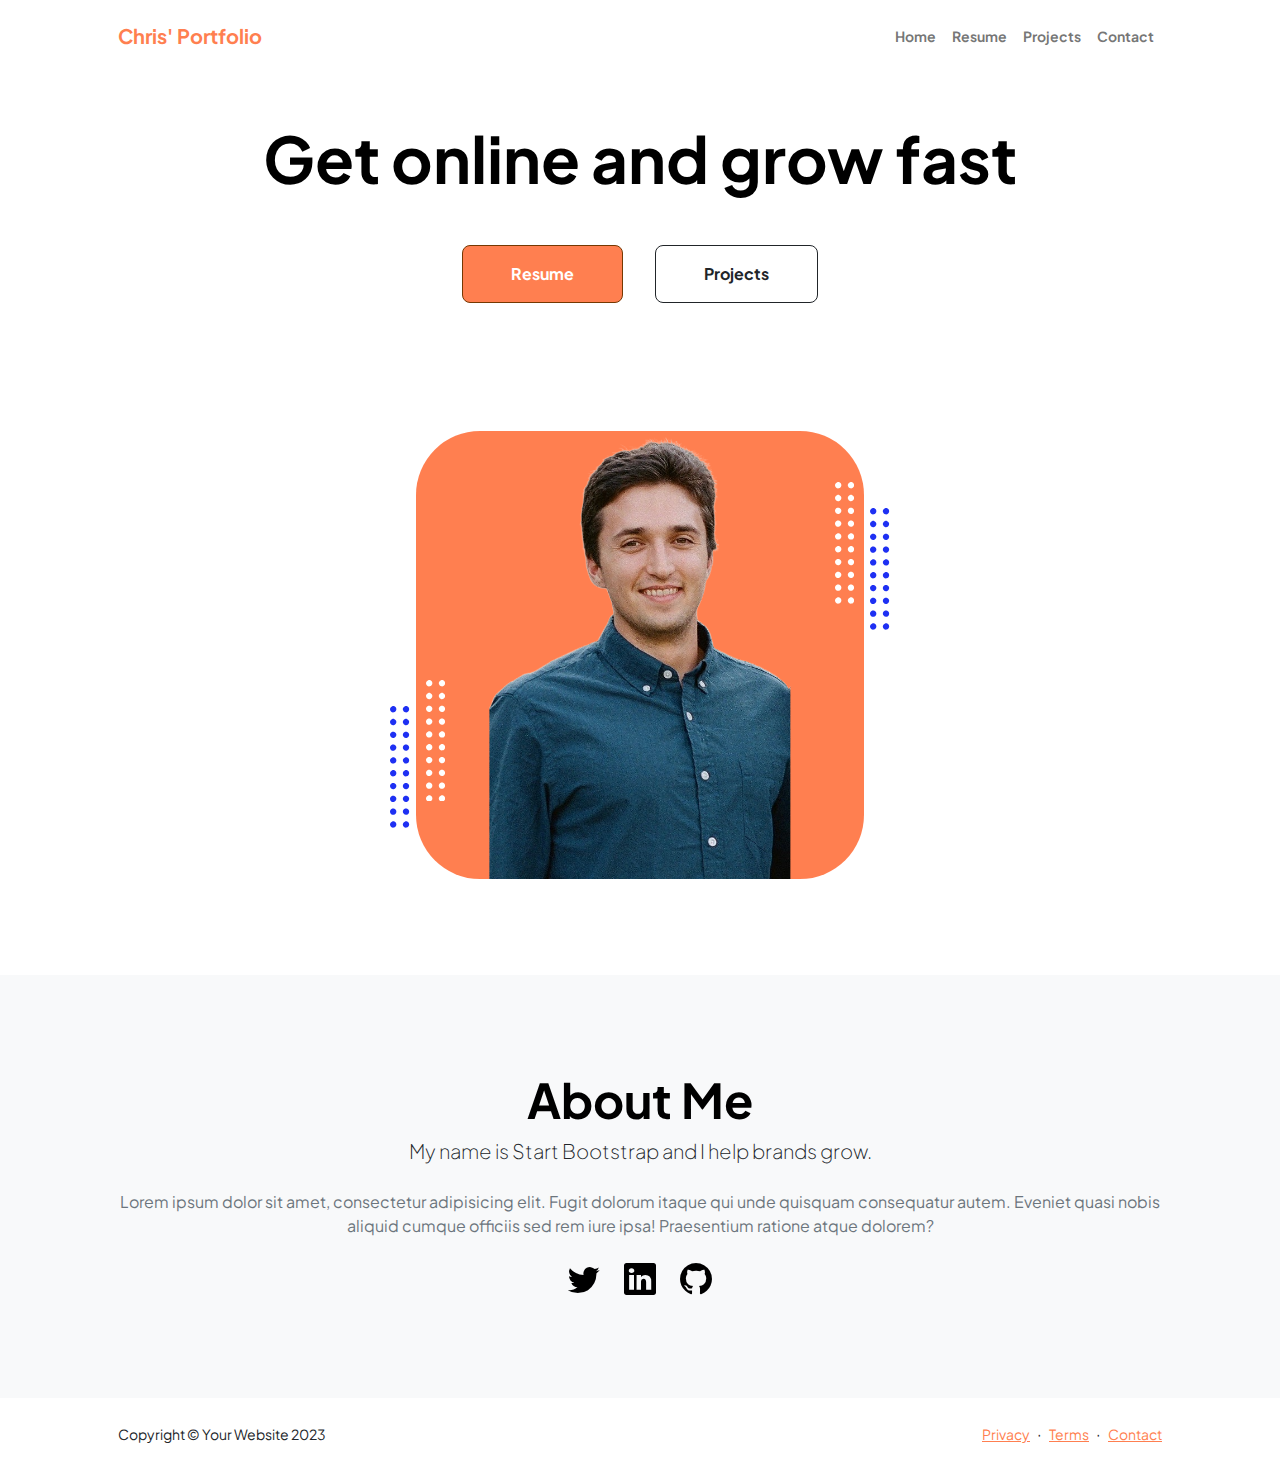
<file: index.html>
<!DOCTYPE html>
<html lang="en">
    <head>
        <meta charset="utf-8" />
        <meta name="viewport" content="width=device-width, initial-scale=1, shrink-to-fit=no" />
        <meta name="description" content="" />
        <meta name="author" content="" />
        <title>Chris' Portfolio</title>
        <!-- Favicon-->
        <link rel="icon" type="image/x-icon" href="assets/favicon.ico" />
        <!-- Custom Google font-->
        <link rel="preconnect" href="https://fonts.googleapis.com" />
        <link rel="preconnect" href="https://fonts.gstatic.com" crossorigin />
        <link href="https://fonts.googleapis.com/css2?family=Plus+Jakarta+Sans:wght@100;200;300;400;500;600;700;800;900&amp;display=swap" rel="stylesheet" />
        <!-- Bootstrap icons-->
        <link href="https://cdn.jsdelivr.net/npm/bootstrap-icons@1.8.1/font/bootstrap-icons.css" rel="stylesheet" />
        <!-- Core theme CSS (includes Bootstrap)-->
        <link href="css/styles.css" rel="stylesheet" />
    </head>
    <body class="d-flex flex-column h-100">
        <main class="flex-shrink-0">
            <!-- Navigation-->
            <nav class="navbar navbar-expand-lg navbar-light bg-white py-3">
                <div class="container px-5">
                    <a class="navbar-brand" href="index.html"><span class="fw-bolder text-primary">Chris' Portfolio</span></a>
                    <button class="navbar-toggler" type="button" data-bs-toggle="collapse" data-bs-target="#navbarSupportedContent" aria-controls="navbarSupportedContent" aria-expanded="false" aria-label="Toggle navigation"><span class="navbar-toggler-icon"></span></button>
                    <div class="collapse navbar-collapse" id="navbarSupportedContent">
                        <ul class="navbar-nav ms-auto mb-2 mb-lg-0 small fw-bolder">
                            <li class="nav-item"><a class="nav-link" href="index.html">Home</a></li>
                            <li class="nav-item"><a class="nav-link" href="resume.html">Resume</a></li>
                            <li class="nav-item"><a class="nav-link" href="projects.html">Projects</a></li>
                            <li class="nav-item"><a class="nav-link" href="contact.html">Contact</a></li>
                        </ul>
                    </div>
                </div>
            </nav>
            <!-- Header-->
            <header class="py-5">
                <div class="container px-5 pb-5">
                    <div class="row gx-5 align-items-center">
                        <div class="col-xxl-5">
                            <!-- Header text content-->
                            <div class="text-center text-xxl-start">
                                <!-- <div class="badge bg-gradient-primary-to-secondary text-white mb-4"><div class="text-uppercase">Design &middot; Development &middot; Marketing</div></div> -->
                                <!-- <div class="fs-3 fw-light text-muted">I can help your business to</div> -->
                                <h1 class="display-3 fw-bolder mb-5"><span class="text-gradient d-inline">Get online and grow fast</span></h1>
                                <div class="d-grid gap-3 d-sm-flex justify-content-sm-center justify-content-xxl-start mb-3">
                                    <a class="btn btn-primary btn-lg px-5 py-3 me-sm-3 fs-6 fw-bolder" href="resume.html">Resume</a>
                                    <a class="btn btn-outline-dark btn-lg px-5 py-3 fs-6 fw-bolder" href="projects.html">Projects</a>
                                </div>
                            </div>
                        </div>
                        <div class="col-xxl-7">
                            <!-- Header profile picture-->
                            <div class="d-flex justify-content-center mt-5 mt-xxl-0">
                                <div class="profile bg-gradient-primary-to-secondary">
                                    <!-- TIP: For best results, use a photo with a transparent background like the demo example below-->
                                    <!-- Watch a tutorial on how to do this on YouTube (link)-->
                                    <img class="profile-img" src="assets/profile.png" alt="..." />
                                    <div class="dots-1">
                                        <!-- SVG Dots-->
                                        <svg version="1.1" xmlns="http://www.w3.org/2000/svg" xmlns:xlink="http://www.w3.org/1999/xlink" x="0px" y="0px" viewBox="0 0 191.6 1215.4" style="enable-background: new 0 0 191.6 1215.4" xml:space="preserve">
                                            <g transform="translate(0.000000,1280.000000) scale(0.100000,-0.100000)">
                                                <path d="M227.7,12788.6c-105-35-200-141-222-248c-43-206,163-412,369-369c155,32,275,190,260,339c-11,105-90,213-190,262        C383.7,12801.6,289.7,12808.6,227.7,12788.6z"></path>
                                                <path d="M1507.7,12788.6c-151-50-253-216-222-362c25-119,136-230,254-255c194-41,395,142,375,339c-11,105-90,213-190,262        C1663.7,12801.6,1569.7,12808.6,1507.7,12788.6z"></path>
                                                <path d="M227.7,11508.6c-105-35-200-141-222-248c-43-206,163-412,369-369c155,32,275,190,260,339c-11,105-90,213-190,262        C383.7,11521.6,289.7,11528.6,227.7,11508.6z"></path>
                                                <path d="M1507.7,11508.6c-151-50-253-216-222-362c25-119,136-230,254-255c194-41,395,142,375,339c-11,105-90,213-190,262        C1663.7,11521.6,1569.7,11528.6,1507.7,11508.6z"></path>
                                                <path d="M227.7,10228.6c-105-35-200-141-222-248c-43-206,163-412,369-369c155,32,275,190,260,339c-11,105-90,213-190,262        C383.7,10241.6,289.7,10248.6,227.7,10228.6z"></path>
                                                <path d="M1507.7,10228.6c-105-35-200-141-222-248c-43-206,163-412,369-369c155,32,275,190,260,339c-11,105-90,213-190,262        C1663.7,10241.6,1569.7,10248.6,1507.7,10228.6z"></path>
                                                <path d="M227.7,8948.6c-105-35-200-141-222-248c-43-206,163-412,369-369c155,32,275,190,260,339c-11,105-90,213-190,262        C383.7,8961.6,289.7,8968.6,227.7,8948.6z"></path>
                                                <path d="M1507.7,8948.6c-105-35-200-141-222-248c-43-206,163-412,369-369c155,32,275,190,260,339c-11,105-90,213-190,262        C1663.7,8961.6,1569.7,8968.6,1507.7,8948.6z"></path>
                                                <path d="M227.7,7668.6c-105-35-200-141-222-248c-43-206,163-412,369-369c155,32,275,190,260,339c-11,105-90,213-190,262        C383.7,7681.6,289.7,7688.6,227.7,7668.6z"></path>
                                                <path d="M1507.7,7668.6c-105-35-200-141-222-248c-43-206,163-412,369-369c155,32,275,190,260,339c-11,105-90,213-190,262        C1663.7,7681.6,1569.7,7688.6,1507.7,7668.6z"></path>
                                                <path d="M227.7,6388.6c-105-35-200-141-222-248c-43-206,163-412,369-369c155,32,275,190,260,339c-11,105-90,213-190,262        C383.7,6401.6,289.7,6408.6,227.7,6388.6z"></path>
                                                <path d="M1507.7,6388.6c-105-35-200-141-222-248c-43-206,163-412,369-369c155,32,275,190,260,339c-11,105-90,213-190,262        C1663.7,6401.6,1569.7,6408.6,1507.7,6388.6z"></path>
                                                <path d="M227.7,5108.6c-105-35-200-141-222-248c-43-206,163-412,369-369c155,32,275,190,260,339c-11,105-90,213-190,262        C383.7,5121.6,289.7,5128.6,227.7,5108.6z"></path>
                                                <path d="M1507.7,5108.6c-105-35-200-141-222-248c-43-206,163-412,369-369c155,32,275,190,260,339c-11,105-90,213-190,262        C1663.7,5121.6,1569.7,5128.6,1507.7,5108.6z"></path>
                                                <path d="M227.7,3828.6c-105-35-200-141-222-248c-43-206,163-412,369-369c155,32,275,190,260,339c-11,105-90,213-190,262        C383.7,3841.6,289.7,3848.6,227.7,3828.6z"></path>
                                                <path d="M1507.7,3828.6c-105-35-200-141-222-248c-43-206,163-412,369-369c155,32,275,190,260,339c-11,105-90,213-190,262        C1663.7,3841.6,1569.7,3848.6,1507.7,3828.6z"></path>
                                                <path d="M227.7,2548.6c-105-35-200-141-222-248c-43-206,163-412,369-369c155,32,275,190,260,339c-11,105-90,213-190,262        C383.7,2561.6,289.7,2568.6,227.7,2548.6z"></path>
                                                <path d="M1507.7,2548.6c-105-35-200-141-222-248c-43-206,163-412,369-369c155,32,275,190,260,339c-11,105-90,213-190,262        C1663.7,2561.6,1569.7,2568.6,1507.7,2548.6z"></path>
                                                <path d="M227.7,1268.6c-105-35-200-141-222-248c-43-206,163-412,369-369c155,32,275,190,260,339c-11,105-90,213-190,262        C383.7,1281.6,289.7,1288.6,227.7,1268.6z"></path>
                                                <path d="M1507.7,1268.6c-105-35-200-141-222-248c-43-206,163-412,369-369c155,32,275,190,260,339c-11,105-90,213-190,262        C1663.7,1281.6,1569.7,1288.6,1507.7,1268.6z"></path>
                                            </g>
                                        </svg>
                                        <!-- END of SVG dots-->
                                    </div>
                                    <div class="dots-2">
                                        <!-- SVG Dots-->
                                        <svg version="1.1" xmlns="http://www.w3.org/2000/svg" xmlns:xlink="http://www.w3.org/1999/xlink" x="0px" y="0px" viewBox="0 0 191.6 1215.4" style="enable-background: new 0 0 191.6 1215.4" xml:space="preserve">
                                            <g transform="translate(0.000000,1280.000000) scale(0.100000,-0.100000)">
                                                <path d="M227.7,12788.6c-105-35-200-141-222-248c-43-206,163-412,369-369c155,32,275,190,260,339c-11,105-90,213-190,262        C383.7,12801.6,289.7,12808.6,227.7,12788.6z"></path>
                                                <path d="M1507.7,12788.6c-151-50-253-216-222-362c25-119,136-230,254-255c194-41,395,142,375,339c-11,105-90,213-190,262        C1663.7,12801.6,1569.7,12808.6,1507.7,12788.6z"></path>
                                                <path d="M227.7,11508.6c-105-35-200-141-222-248c-43-206,163-412,369-369c155,32,275,190,260,339c-11,105-90,213-190,262        C383.7,11521.6,289.7,11528.6,227.7,11508.6z"></path>
                                                <path d="M1507.7,11508.6c-151-50-253-216-222-362c25-119,136-230,254-255c194-41,395,142,375,339c-11,105-90,213-190,262        C1663.7,11521.6,1569.7,11528.6,1507.7,11508.6z"></path>
                                                <path d="M227.7,10228.6c-105-35-200-141-222-248c-43-206,163-412,369-369c155,32,275,190,260,339c-11,105-90,213-190,262        C383.7,10241.6,289.7,10248.6,227.7,10228.6z"></path>
                                                <path d="M1507.7,10228.6c-105-35-200-141-222-248c-43-206,163-412,369-369c155,32,275,190,260,339c-11,105-90,213-190,262        C1663.7,10241.6,1569.7,10248.6,1507.7,10228.6z"></path>
                                                <path d="M227.7,8948.6c-105-35-200-141-222-248c-43-206,163-412,369-369c155,32,275,190,260,339c-11,105-90,213-190,262        C383.7,8961.6,289.7,8968.6,227.7,8948.6z"></path>
                                                <path d="M1507.7,8948.6c-105-35-200-141-222-248c-43-206,163-412,369-369c155,32,275,190,260,339c-11,105-90,213-190,262        C1663.7,8961.6,1569.7,8968.6,1507.7,8948.6z"></path>
                                                <path d="M227.7,7668.6c-105-35-200-141-222-248c-43-206,163-412,369-369c155,32,275,190,260,339c-11,105-90,213-190,262        C383.7,7681.6,289.7,7688.6,227.7,7668.6z"></path>
                                                <path d="M1507.7,7668.6c-105-35-200-141-222-248c-43-206,163-412,369-369c155,32,275,190,260,339c-11,105-90,213-190,262        C1663.7,7681.6,1569.7,7688.6,1507.7,7668.6z"></path>
                                                <path d="M227.7,6388.6c-105-35-200-141-222-248c-43-206,163-412,369-369c155,32,275,190,260,339c-11,105-90,213-190,262        C383.7,6401.6,289.7,6408.6,227.7,6388.6z"></path>
                                                <path d="M1507.7,6388.6c-105-35-200-141-222-248c-43-206,163-412,369-369c155,32,275,190,260,339c-11,105-90,213-190,262        C1663.7,6401.6,1569.7,6408.6,1507.7,6388.6z"></path>
                                                <path d="M227.7,5108.6c-105-35-200-141-222-248c-43-206,163-412,369-369c155,32,275,190,260,339c-11,105-90,213-190,262        C383.7,5121.6,289.7,5128.6,227.7,5108.6z"></path>
                                                <path d="M1507.7,5108.6c-105-35-200-141-222-248c-43-206,163-412,369-369c155,32,275,190,260,339c-11,105-90,213-190,262        C1663.7,5121.6,1569.7,5128.6,1507.7,5108.6z"></path>
                                                <path d="M227.7,3828.6c-105-35-200-141-222-248c-43-206,163-412,369-369c155,32,275,190,260,339c-11,105-90,213-190,262        C383.7,3841.6,289.7,3848.6,227.7,3828.6z"></path>
                                                <path d="M1507.7,3828.6c-105-35-200-141-222-248c-43-206,163-412,369-369c155,32,275,190,260,339c-11,105-90,213-190,262        C1663.7,3841.6,1569.7,3848.6,1507.7,3828.6z"></path>
                                                <path d="M227.7,2548.6c-105-35-200-141-222-248c-43-206,163-412,369-369c155,32,275,190,260,339c-11,105-90,213-190,262        C383.7,2561.6,289.7,2568.6,227.7,2548.6z"></path>
                                                <path d="M1507.7,2548.6c-105-35-200-141-222-248c-43-206,163-412,369-369c155,32,275,190,260,339c-11,105-90,213-190,262        C1663.7,2561.6,1569.7,2568.6,1507.7,2548.6z"></path>
                                                <path d="M227.7,1268.6c-105-35-200-141-222-248c-43-206,163-412,369-369c155,32,275,190,260,339c-11,105-90,213-190,262        C383.7,1281.6,289.7,1288.6,227.7,1268.6z"></path>
                                                <path d="M1507.7,1268.6c-105-35-200-141-222-248c-43-206,163-412,369-369c155,32,275,190,260,339c-11,105-90,213-190,262        C1663.7,1281.6,1569.7,1288.6,1507.7,1268.6z"></path>
                                            </g>
                                        </svg>
                                        <!-- END of SVG dots-->
                                    </div>
                                    <div class="dots-3">
                                        <!-- SVG Dots-->
                                        <svg version="1.1" xmlns="http://www.w3.org/2000/svg" xmlns:xlink="http://www.w3.org/1999/xlink" x="0px" y="0px" viewBox="0 0 191.6 1215.4" style="enable-background: new 0 0 191.6 1215.4" xml:space="preserve">
                                            <g transform="translate(0.000000,1280.000000) scale(0.100000,-0.100000)">
                                                <path d="M227.7,12788.6c-105-35-200-141-222-248c-43-206,163-412,369-369c155,32,275,190,260,339c-11,105-90,213-190,262        C383.7,12801.6,289.7,12808.6,227.7,12788.6z"></path>
                                                <path d="M1507.7,12788.6c-151-50-253-216-222-362c25-119,136-230,254-255c194-41,395,142,375,339c-11,105-90,213-190,262        C1663.7,12801.6,1569.7,12808.6,1507.7,12788.6z"></path>
                                                <path d="M227.7,11508.6c-105-35-200-141-222-248c-43-206,163-412,369-369c155,32,275,190,260,339c-11,105-90,213-190,262        C383.7,11521.6,289.7,11528.6,227.7,11508.6z"></path>
                                                <path d="M1507.7,11508.6c-151-50-253-216-222-362c25-119,136-230,254-255c194-41,395,142,375,339c-11,105-90,213-190,262        C1663.7,11521.6,1569.7,11528.6,1507.7,11508.6z"></path>
                                                <path d="M227.7,10228.6c-105-35-200-141-222-248c-43-206,163-412,369-369c155,32,275,190,260,339c-11,105-90,213-190,262        C383.7,10241.6,289.7,10248.6,227.7,10228.6z"></path>
                                                <path d="M1507.7,10228.6c-105-35-200-141-222-248c-43-206,163-412,369-369c155,32,275,190,260,339c-11,105-90,213-190,262        C1663.7,10241.6,1569.7,10248.6,1507.7,10228.6z"></path>
                                                <path d="M227.7,8948.6c-105-35-200-141-222-248c-43-206,163-412,369-369c155,32,275,190,260,339c-11,105-90,213-190,262        C383.7,8961.6,289.7,8968.6,227.7,8948.6z"></path>
                                                <path d="M1507.7,8948.6c-105-35-200-141-222-248c-43-206,163-412,369-369c155,32,275,190,260,339c-11,105-90,213-190,262        C1663.7,8961.6,1569.7,8968.6,1507.7,8948.6z"></path>
                                                <path d="M227.7,7668.6c-105-35-200-141-222-248c-43-206,163-412,369-369c155,32,275,190,260,339c-11,105-90,213-190,262        C383.7,7681.6,289.7,7688.6,227.7,7668.6z"></path>
                                                <path d="M1507.7,7668.6c-105-35-200-141-222-248c-43-206,163-412,369-369c155,32,275,190,260,339c-11,105-90,213-190,262        C1663.7,7681.6,1569.7,7688.6,1507.7,7668.6z"></path>
                                                <path d="M227.7,6388.6c-105-35-200-141-222-248c-43-206,163-412,369-369c155,32,275,190,260,339c-11,105-90,213-190,262        C383.7,6401.6,289.7,6408.6,227.7,6388.6z"></path>
                                                <path d="M1507.7,6388.6c-105-35-200-141-222-248c-43-206,163-412,369-369c155,32,275,190,260,339c-11,105-90,213-190,262        C1663.7,6401.6,1569.7,6408.6,1507.7,6388.6z"></path>
                                                <path d="M227.7,5108.6c-105-35-200-141-222-248c-43-206,163-412,369-369c155,32,275,190,260,339c-11,105-90,213-190,262        C383.7,5121.6,289.7,5128.6,227.7,5108.6z"></path>
                                                <path d="M1507.7,5108.6c-105-35-200-141-222-248c-43-206,163-412,369-369c155,32,275,190,260,339c-11,105-90,213-190,262        C1663.7,5121.6,1569.7,5128.6,1507.7,5108.6z"></path>
                                                <path d="M227.7,3828.6c-105-35-200-141-222-248c-43-206,163-412,369-369c155,32,275,190,260,339c-11,105-90,213-190,262        C383.7,3841.6,289.7,3848.6,227.7,3828.6z"></path>
                                                <path d="M1507.7,3828.6c-105-35-200-141-222-248c-43-206,163-412,369-369c155,32,275,190,260,339c-11,105-90,213-190,262        C1663.7,3841.6,1569.7,3848.6,1507.7,3828.6z"></path>
                                                <path d="M227.7,2548.6c-105-35-200-141-222-248c-43-206,163-412,369-369c155,32,275,190,260,339c-11,105-90,213-190,262        C383.7,2561.6,289.7,2568.6,227.7,2548.6z"></path>
                                                <path d="M1507.7,2548.6c-105-35-200-141-222-248c-43-206,163-412,369-369c155,32,275,190,260,339c-11,105-90,213-190,262        C1663.7,2561.6,1569.7,2568.6,1507.7,2548.6z"></path>
                                                <path d="M227.7,1268.6c-105-35-200-141-222-248c-43-206,163-412,369-369c155,32,275,190,260,339c-11,105-90,213-190,262        C383.7,1281.6,289.7,1288.6,227.7,1268.6z"></path>
                                                <path d="M1507.7,1268.6c-105-35-200-141-222-248c-43-206,163-412,369-369c155,32,275,190,260,339c-11,105-90,213-190,262        C1663.7,1281.6,1569.7,1288.6,1507.7,1268.6z"></path>
                                            </g>
                                        </svg>
                                        <!-- END of SVG dots-->
                                    </div>
                                    <div class="dots-4">
                                        <!-- SVG Dots-->
                                        <svg version="1.1" xmlns="http://www.w3.org/2000/svg" xmlns:xlink="http://www.w3.org/1999/xlink" x="0px" y="0px" viewBox="0 0 191.6 1215.4" style="enable-background: new 0 0 191.6 1215.4" xml:space="preserve">
                                            <g transform="translate(0.000000,1280.000000) scale(0.100000,-0.100000)">
                                                <path d="M227.7,12788.6c-105-35-200-141-222-248c-43-206,163-412,369-369c155,32,275,190,260,339c-11,105-90,213-190,262        C383.7,12801.6,289.7,12808.6,227.7,12788.6z"></path>
                                                <path d="M1507.7,12788.6c-151-50-253-216-222-362c25-119,136-230,254-255c194-41,395,142,375,339c-11,105-90,213-190,262        C1663.7,12801.6,1569.7,12808.6,1507.7,12788.6z"></path>
                                                <path d="M227.7,11508.6c-105-35-200-141-222-248c-43-206,163-412,369-369c155,32,275,190,260,339c-11,105-90,213-190,262        C383.7,11521.6,289.7,11528.6,227.7,11508.6z"></path>
                                                <path d="M1507.7,11508.6c-151-50-253-216-222-362c25-119,136-230,254-255c194-41,395,142,375,339c-11,105-90,213-190,262        C1663.7,11521.6,1569.7,11528.6,1507.7,11508.6z"></path>
                                                <path d="M227.7,10228.6c-105-35-200-141-222-248c-43-206,163-412,369-369c155,32,275,190,260,339c-11,105-90,213-190,262        C383.7,10241.6,289.7,10248.6,227.7,10228.6z"></path>
                                                <path d="M1507.7,10228.6c-105-35-200-141-222-248c-43-206,163-412,369-369c155,32,275,190,260,339c-11,105-90,213-190,262        C1663.7,10241.6,1569.7,10248.6,1507.7,10228.6z"></path>
                                                <path d="M227.7,8948.6c-105-35-200-141-222-248c-43-206,163-412,369-369c155,32,275,190,260,339c-11,105-90,213-190,262        C383.7,8961.6,289.7,8968.6,227.7,8948.6z"></path>
                                                <path d="M1507.7,8948.6c-105-35-200-141-222-248c-43-206,163-412,369-369c155,32,275,190,260,339c-11,105-90,213-190,262        C1663.7,8961.6,1569.7,8968.6,1507.7,8948.6z"></path>
                                                <path d="M227.7,7668.6c-105-35-200-141-222-248c-43-206,163-412,369-369c155,32,275,190,260,339c-11,105-90,213-190,262        C383.7,7681.6,289.7,7688.6,227.7,7668.6z"></path>
                                                <path d="M1507.7,7668.6c-105-35-200-141-222-248c-43-206,163-412,369-369c155,32,275,190,260,339c-11,105-90,213-190,262        C1663.7,7681.6,1569.7,7688.6,1507.7,7668.6z"></path>
                                                <path d="M227.7,6388.6c-105-35-200-141-222-248c-43-206,163-412,369-369c155,32,275,190,260,339c-11,105-90,213-190,262        C383.7,6401.6,289.7,6408.6,227.7,6388.6z"></path>
                                                <path d="M1507.7,6388.6c-105-35-200-141-222-248c-43-206,163-412,369-369c155,32,275,190,260,339c-11,105-90,213-190,262        C1663.7,6401.6,1569.7,6408.6,1507.7,6388.6z"></path>
                                                <path d="M227.7,5108.6c-105-35-200-141-222-248c-43-206,163-412,369-369c155,32,275,190,260,339c-11,105-90,213-190,262        C383.7,5121.6,289.7,5128.6,227.7,5108.6z"></path>
                                                <path d="M1507.7,5108.6c-105-35-200-141-222-248c-43-206,163-412,369-369c155,32,275,190,260,339c-11,105-90,213-190,262        C1663.7,5121.6,1569.7,5128.6,1507.7,5108.6z"></path>
                                                <path d="M227.7,3828.6c-105-35-200-141-222-248c-43-206,163-412,369-369c155,32,275,190,260,339c-11,105-90,213-190,262        C383.7,3841.6,289.7,3848.6,227.7,3828.6z"></path>
                                                <path d="M1507.7,3828.6c-105-35-200-141-222-248c-43-206,163-412,369-369c155,32,275,190,260,339c-11,105-90,213-190,262        C1663.7,3841.6,1569.7,3848.6,1507.7,3828.6z"></path>
                                                <path d="M227.7,2548.6c-105-35-200-141-222-248c-43-206,163-412,369-369c155,32,275,190,260,339c-11,105-90,213-190,262        C383.7,2561.6,289.7,2568.6,227.7,2548.6z"></path>
                                                <path d="M1507.7,2548.6c-105-35-200-141-222-248c-43-206,163-412,369-369c155,32,275,190,260,339c-11,105-90,213-190,262        C1663.7,2561.6,1569.7,2568.6,1507.7,2548.6z"></path>
                                                <path d="M227.7,1268.6c-105-35-200-141-222-248c-43-206,163-412,369-369c155,32,275,190,260,339c-11,105-90,213-190,262        C383.7,1281.6,289.7,1288.6,227.7,1268.6z"></path>
                                                <path d="M1507.7,1268.6c-105-35-200-141-222-248c-43-206,163-412,369-369c155,32,275,190,260,339c-11,105-90,213-190,262        C1663.7,1281.6,1569.7,1288.6,1507.7,1268.6z"></path>
                                            </g>
                                        </svg>
                                        <!-- END of SVG dots-->
                                    </div>
                                </div>
                            </div>
                        </div>
                    </div>
                </div>
            </header>
            <!-- About Section-->
            <section class="bg-light py-5">
                <div class="container px-5">
                    <div class="row gx-5 justify-content-center">
                        <div class="col-xxl-8">
                            <div class="text-center my-5">
                                <h2 class="display-5 fw-bolder"><span class="text-gradient d-inline">About Me</span></h2>
                                <p class="lead fw-light mb-4">My name is Start Bootstrap and I help brands grow.</p>
                                <p class="text-muted">Lorem ipsum dolor sit amet, consectetur adipisicing elit. Fugit dolorum itaque qui unde quisquam consequatur autem. Eveniet quasi nobis aliquid cumque officiis sed rem iure ipsa! Praesentium ratione atque dolorem?</p>
                                <div class="d-flex justify-content-center fs-2 gap-4">
                                    <a class="text-gradient" href="#!"><i class="bi bi-twitter"></i></a>
                                    <a class="text-gradient" href="#!"><i class="bi bi-linkedin"></i></a>
                                    <a class="text-gradient" href="#!"><i class="bi bi-github"></i></a>
                                </div>
                            </div>
                        </div>
                    </div>
                </div>
            </section>
        </main>
        <!-- Footer-->
        <footer class="bg-white py-4 mt-auto">
            <div class="container px-5">
                <div class="row align-items-center justify-content-between flex-column flex-sm-row">
                    <div class="col-auto"><div class="small m-0">Copyright &copy; Your Website 2023</div></div>
                    <div class="col-auto">
                        <a class="small" href="#!">Privacy</a>
                        <span class="mx-1">&middot;</span>
                        <a class="small" href="#!">Terms</a>
                        <span class="mx-1">&middot;</span>
                        <a class="small" href="#!">Contact</a>
                    </div>
                </div>
            </div>
        </footer>
        <!-- Bootstrap core JS-->
        <script src="https://cdn.jsdelivr.net/npm/bootstrap@5.2.3/dist/js/bootstrap.bundle.min.js"></script>
        <!-- Core theme JS-->
        <script src="js/scripts.js"></script>
    </body>
</html>
</file>
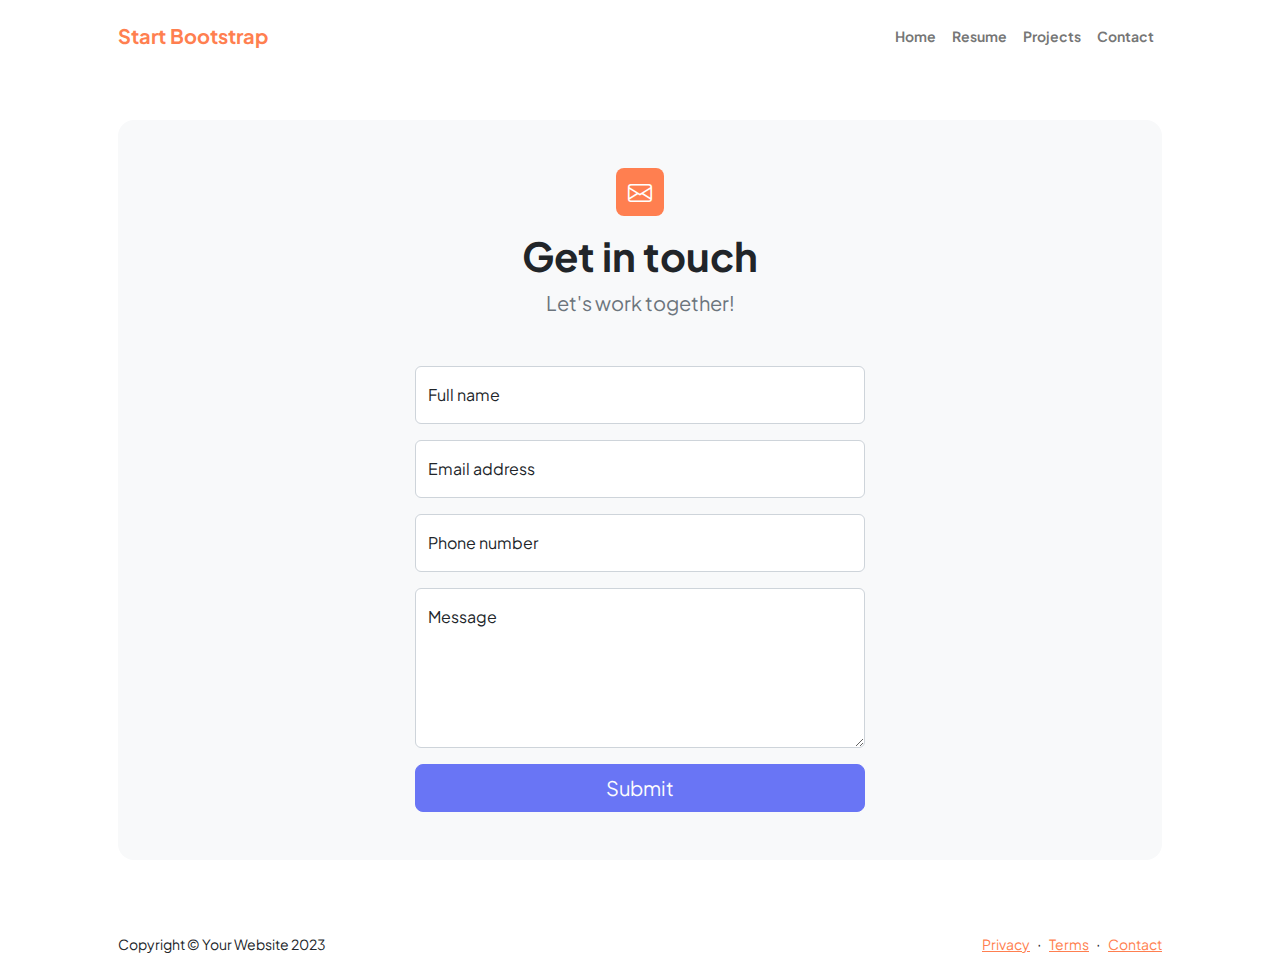
<file: contact.html>
<!DOCTYPE html>
<html lang="en">
    <head>
        <meta charset="utf-8" />
        <meta name="viewport" content="width=device-width, initial-scale=1, shrink-to-fit=no" />
        <meta name="description" content />
        <meta name="author" content />
        <title>Modern Business - Start Bootstrap Template</title>
        <!-- Favicon-->
        <link rel="icon" type="image/x-icon" href="assets/favicon.ico" />
        <!-- Custom Google font-->
        <link rel="preconnect" href="https://fonts.googleapis.com" />
        <link rel="preconnect" href="https://fonts.gstatic.com" crossorigin />
        <link href="https://fonts.googleapis.com/css2?family=Plus+Jakarta+Sans:wght@100;200;300;400;500;600;700;800;900&amp;display=swap" rel="stylesheet" />
        <!-- Bootstrap icons-->
        <link href="https://cdn.jsdelivr.net/npm/bootstrap-icons@1.8.1/font/bootstrap-icons.css" rel="stylesheet" />
        <!-- Core theme CSS (includes Bootstrap)-->
        <link href="css/styles.css" rel="stylesheet" />
    </head>
    <body class="d-flex flex-column">
        <main class="flex-shrink-0">
            <!-- Navigation-->
            <nav class="navbar navbar-expand-lg navbar-light bg-white py-3">
                <div class="container px-5">
                    <a class="navbar-brand" href="index.html"><span class="fw-bolder text-primary">Start Bootstrap</span></a>
                    <button class="navbar-toggler" type="button" data-bs-toggle="collapse" data-bs-target="#navbarSupportedContent" aria-controls="navbarSupportedContent" aria-expanded="false" aria-label="Toggle navigation"><span class="navbar-toggler-icon"></span></button>
                    <div class="collapse navbar-collapse" id="navbarSupportedContent">
                        <ul class="navbar-nav ms-auto mb-2 mb-lg-0 small fw-bolder">
                            <li class="nav-item"><a class="nav-link" href="index.html">Home</a></li>
                            <li class="nav-item"><a class="nav-link" href="resume.html">Resume</a></li>
                            <li class="nav-item"><a class="nav-link" href="projects.html">Projects</a></li>
                            <li class="nav-item"><a class="nav-link" href="contact.html">Contact</a></li>
                        </ul>
                    </div>
                </div>
            </nav>
            <!-- Page content-->
            <section class="py-5">
                <div class="container px-5">
                    <!-- Contact form-->
                    <div class="bg-light rounded-4 py-5 px-4 px-md-5">
                        <div class="text-center mb-5">
                            <div class="feature bg-primary bg-gradient-primary-to-secondary text-white rounded-3 mb-3"><i class="bi bi-envelope"></i></div>
                            <h1 class="fw-bolder">Get in touch</h1>
                            <p class="lead fw-normal text-muted mb-0">Let's work together!</p>
                        </div>
                        <div class="row gx-5 justify-content-center">
                            <div class="col-lg-8 col-xl-6">
                                <!-- * * * * * * * * * * * * * * *-->
                                <!-- * * SB Forms Contact Form * *-->
                                <!-- * * * * * * * * * * * * * * *-->
                                <!-- This form is pre-integrated with SB Forms.-->
                                <!-- To make this form functional, sign up at-->
                                <!-- https://startbootstrap.com/solution/contact-forms-->
                                <!-- to get an API token!-->
                                <form id="contactForm" data-sb-form-api-token="API_TOKEN">
                                    <!-- Name input-->
                                    <div class="form-floating mb-3">
                                        <input class="form-control" id="name" type="text" placeholder="Enter your name..." data-sb-validations="required" />
                                        <label for="name">Full name</label>
                                        <div class="invalid-feedback" data-sb-feedback="name:required">A name is required.</div>
                                    </div>
                                    <!-- Email address input-->
                                    <div class="form-floating mb-3">
                                        <input class="form-control" id="email" type="email" placeholder="name@example.com" data-sb-validations="required,email" />
                                        <label for="email">Email address</label>
                                        <div class="invalid-feedback" data-sb-feedback="email:required">An email is required.</div>
                                        <div class="invalid-feedback" data-sb-feedback="email:email">Email is not valid.</div>
                                    </div>
                                    <!-- Phone number input-->
                                    <div class="form-floating mb-3">
                                        <input class="form-control" id="phone" type="tel" placeholder="(123) 456-7890" data-sb-validations="required" />
                                        <label for="phone">Phone number</label>
                                        <div class="invalid-feedback" data-sb-feedback="phone:required">A phone number is required.</div>
                                    </div>
                                    <!-- Message input-->
                                    <div class="form-floating mb-3">
                                        <textarea class="form-control" id="message" type="text" placeholder="Enter your message here..." style="height: 10rem" data-sb-validations="required"></textarea>
                                        <label for="message">Message</label>
                                        <div class="invalid-feedback" data-sb-feedback="message:required">A message is required.</div>
                                    </div>
                                    <!-- Submit success message-->
                                    <!---->
                                    <!-- This is what your users will see when the form-->
                                    <!-- has successfully submitted-->
                                    <div class="d-none" id="submitSuccessMessage">
                                        <div class="text-center mb-3">
                                            <div class="fw-bolder">Form submission successful!</div>
                                            To activate this form, sign up at
                                            <br />
                                            <a href="https://startbootstrap.com/solution/contact-forms">https://startbootstrap.com/solution/contact-forms</a>
                                        </div>
                                    </div>
                                    <!-- Submit error message-->
                                    <!---->
                                    <!-- This is what your users will see when there is-->
                                    <!-- an error submitting the form-->
                                    <div class="d-none" id="submitErrorMessage"><div class="text-center text-danger mb-3">Error sending message!</div></div>
                                    <!-- Submit Button-->
                                    <div class="d-grid"><button class="btn btn-primary btn-lg disabled" id="submitButton" type="submit">Submit</button></div>
                                </form>
                            </div>
                        </div>
                    </div>
                </div>
            </section>
        </main>
        <!-- Footer-->
        <footer class="bg-white py-4 mt-auto">
            <div class="container px-5">
                <div class="row align-items-center justify-content-between flex-column flex-sm-row">
                    <div class="col-auto"><div class="small m-0">Copyright &copy; Your Website 2023</div></div>
                    <div class="col-auto">
                        <a class="small" href="#!">Privacy</a>
                        <span class="mx-1">&middot;</span>
                        <a class="small" href="#!">Terms</a>
                        <span class="mx-1">&middot;</span>
                        <a class="small" href="#!">Contact</a>
                    </div>
                </div>
            </div>
        </footer>
        <!-- Bootstrap core JS-->
        <script src="https://cdn.jsdelivr.net/npm/bootstrap@5.2.3/dist/js/bootstrap.bundle.min.js"></script>
        <!-- Core theme JS-->
        <script src="js/scripts.js"></script>
        <!-- * * * * * * * * * * * * * * * * * * * * * * * * * * * * * * * * * * * * * * * *-->
        <!-- * *                               SB Forms JS                               * *-->
        <!-- * * Activate your form at https://startbootstrap.com/solution/contact-forms * *-->
        <!-- * * * * * * * * * * * * * * * * * * * * * * * * * * * * * * * * * * * * * * * *-->
        <script src="https://cdn.startbootstrap.com/sb-forms-latest.js"></script>
    </body>
</html>
</file>
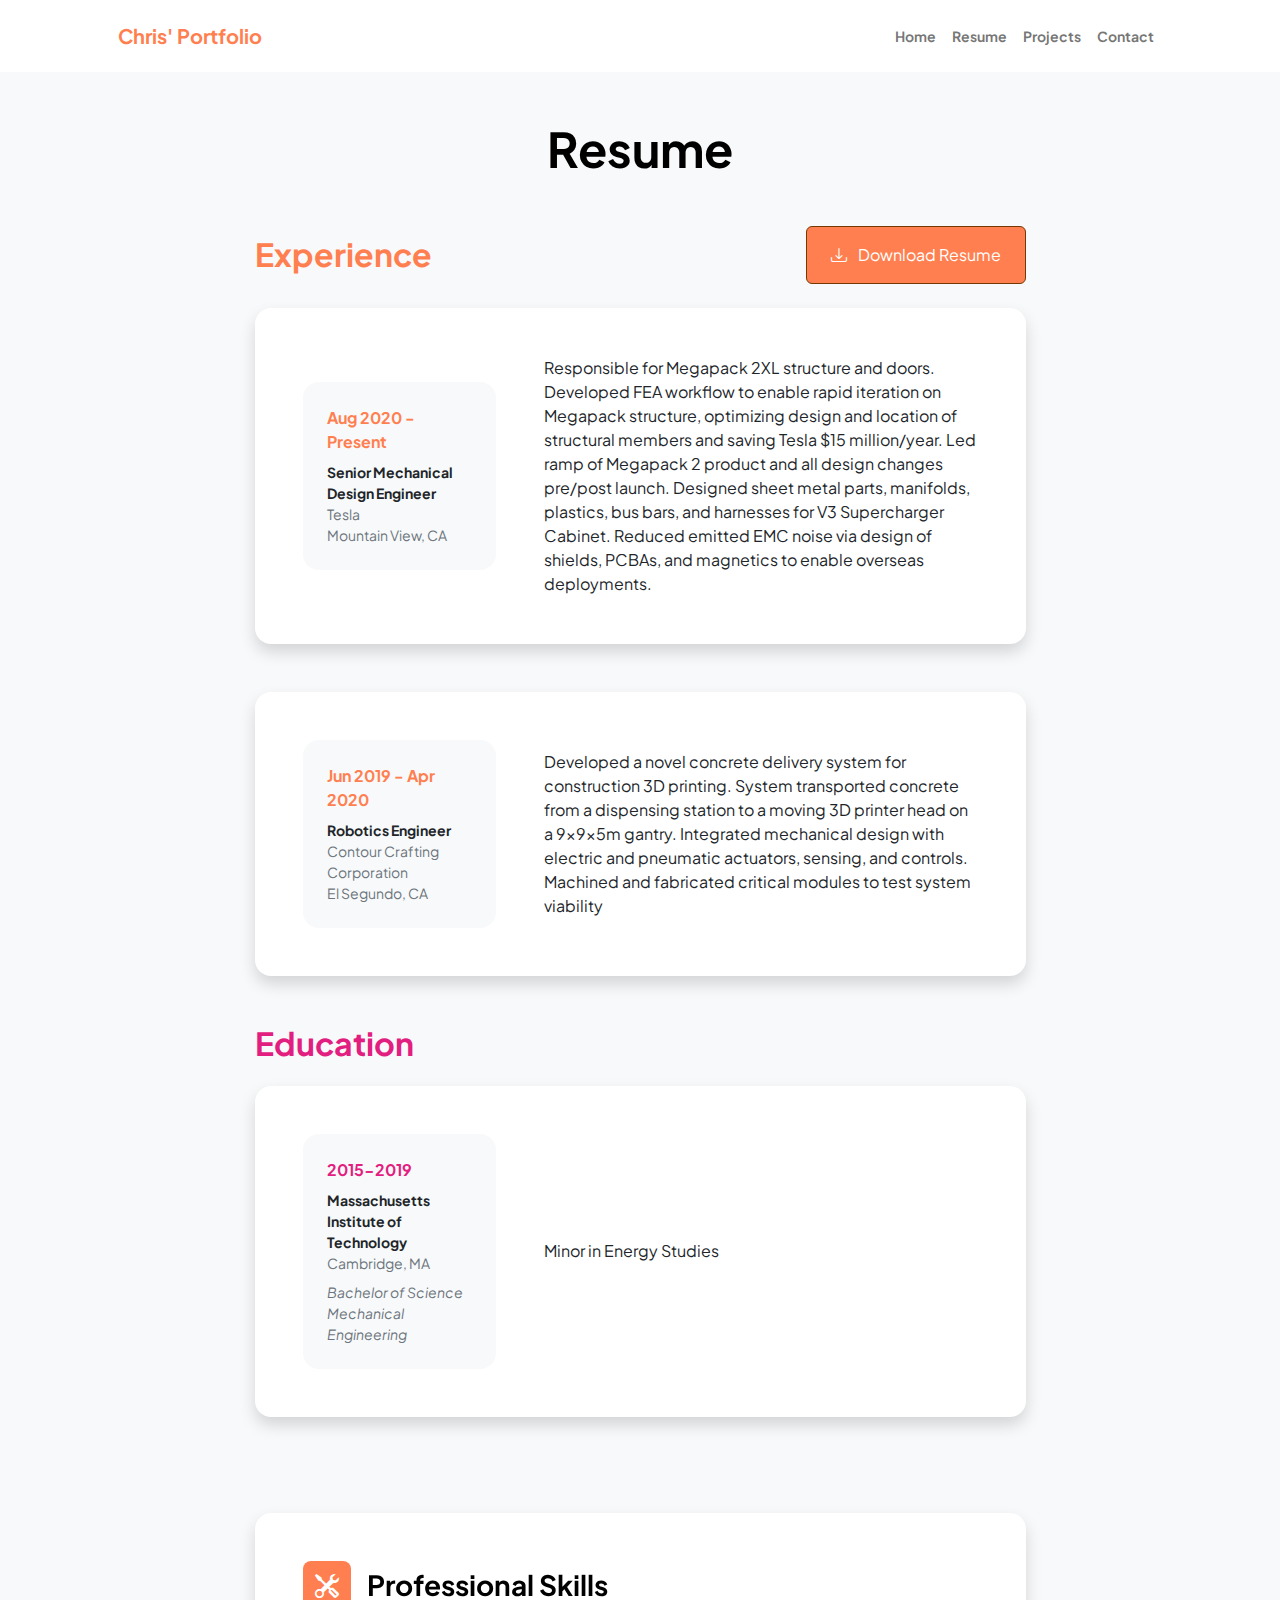
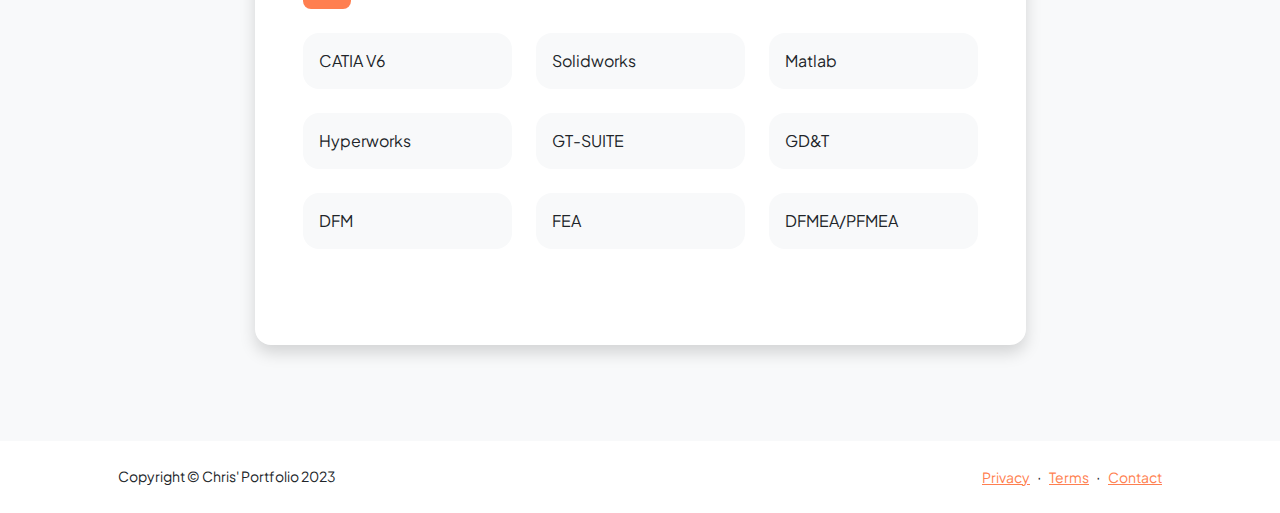
<file: resume.html>
<!DOCTYPE html>
<html lang="en">
    <head>
        <meta charset="utf-8" />
        <meta name="viewport" content="width=device-width, initial-scale=1, shrink-to-fit=no" />
        <meta name="description" content="" />
        <meta name="author" content="" />
        <title>Chris' Resume</title>
        <!-- Favicon-->
        <link rel="icon" type="image/x-icon" href="assets/favicon.ico" />
        <!-- Custom Google font-->
        <link rel="preconnect" href="https://fonts.googleapis.com" />
        <link rel="preconnect" href="https://fonts.gstatic.com" crossorigin />
        <link href="https://fonts.googleapis.com/css2?family=Plus+Jakarta+Sans:wght@100;200;300;400;500;600;700;800;900&amp;display=swap" rel="stylesheet" />
        <!-- Bootstrap icons-->
        <link href="https://cdn.jsdelivr.net/npm/bootstrap-icons@1.8.1/font/bootstrap-icons.css" rel="stylesheet" />
        <!-- Core theme CSS (includes Bootstrap)-->
        <link href="css/styles.css" rel="stylesheet" />
    </head>
    <body class="d-flex flex-column h-100 bg-light">
        <main class="flex-shrink-0">
            <!-- Navigation-->
            <nav class="navbar navbar-expand-lg navbar-light bg-white py-3">
                <div class="container px-5">
                    <a class="navbar-brand" href="index.html"><span class="fw-bolder text-primary">Chris' Portfolio</span></a>
                    <button class="navbar-toggler" type="button" data-bs-toggle="collapse" data-bs-target="#navbarSupportedContent" aria-controls="navbarSupportedContent" aria-expanded="false" aria-label="Toggle navigation"><span class="navbar-toggler-icon"></span></button>
                    <div class="collapse navbar-collapse" id="navbarSupportedContent">
                        <ul class="navbar-nav ms-auto mb-2 mb-lg-0 small fw-bolder">
                            <li class="nav-item"><a class="nav-link" href="index.html">Home</a></li>
                            <li class="nav-item"><a class="nav-link" href="resume.html">Resume</a></li>
                            <li class="nav-item"><a class="nav-link" href="projects.html">Projects</a></li>
                            <li class="nav-item"><a class="nav-link" href="contact.html">Contact</a></li>
                        </ul>
                    </div>
                </div>
            </nav>
            <!-- Page Content-->
            <div class="container px-5 my-5">
                <div class="text-center mb-5">
                    <h1 class="display-5 fw-bolder mb-0"><span class="text-gradient d-inline">Resume</span></h1>
                </div>
                <div class="row gx-5 justify-content-center">
                    <div class="col-lg-11 col-xl-9 col-xxl-10">
                        <!-- Experience Section-->
                        <section>
                            <div class="d-flex align-items-center justify-content-between mb-4">
                                <h2 class="text-primary fw-bolder mb-0">Experience</h2>
                                <!-- Download resume button-->
                                <!-- Note: Set the link href target to a PDF file within your project-->
                                <a class="btn btn-primary px-4 py-3" href="assets\Resume_CG.pdf">
                                    <div class="d-inline-block bi bi-download me-2"></div>
                                    Download Resume
                                </a>
                            </div>
                            <!-- Experience Card 1-->
                            <div class="card shadow border-0 rounded-4 mb-5">
                                <div class="card-body p-5">
                                    <div class="row align-items-center gx-5">
                                        <div class="col text-center text-lg-start mb-4 mb-lg-0">
                                            <div class="bg-light p-4 rounded-4">
                                                <div class="text-primary fw-bolder mb-2">Aug 2020 - Present</div>
                                                <div class="small fw-bolder">Senior Mechanical Design Engineer</div>
                                                <div class="small text-muted">Tesla</div>
                                                <div class="small text-muted">Mountain View, CA</div>
                                            </div>
                                        </div>
                                        <div class="col-lg-8"><div> Responsible for Megapack 2XL structure and doors. Developed FEA workflow to enable rapid iteration on Megapack structure, optimizing design and location of structural members and saving Tesla $15 million/year. Led ramp of Megapack 2 product and all design changes pre/post launch. Designed sheet metal parts, manifolds, plastics, bus bars, and harnesses for V3 Supercharger Cabinet.
                                            Reduced emitted EMC noise via design of shields, PCBAs, and magnetics to enable overseas deployments.
                                            
</div></div>
                                    </div>
                                </div>
                            </div>
                            <!-- Experience Card 2-->
                            <div class="card shadow border-0 rounded-4 mb-5">
                                <div class="card-body p-5">
                                    <div class="row align-items-center gx-5">
                                        <div class="col text-center text-lg-start mb-4 mb-lg-0">
                                            <div class="bg-light p-4 rounded-4">
                                                <div class="text-primary fw-bolder mb-2">Jun 2019 - Apr 2020</div>
                                                <div class="small fw-bolder">Robotics Engineer</div>
                                                <div class="small text-muted">Contour Crafting Corporation</div>
                                                <div class="small text-muted">El Segundo, CA</div>
                                            </div>
                                        </div>
                                        <div class="col-lg-8"><div> Developed a novel concrete delivery system for construction 3D printing. System transported concrete from a
                                            dispensing station to a moving 3D printer head on a 9x9x5m gantry. Integrated mechanical design with electric and pneumatic actuators, sensing, and controls. Machined and fabricated critical modules to test system viability
                                            </div></div>
                                    </div>
                                </div>
                            </div>
                        </section>
                        <!-- Education Section-->
                        <section>
                            <h2 class="text-secondary fw-bolder mb-4">Education</h2>
                            <!-- Education Card 1-->
                            <div class="card shadow border-0 rounded-4 mb-5">
                                <div class="card-body p-5">
                                    <div class="row align-items-center gx-5">
                                        <div class="col text-center text-lg-start mb-4 mb-lg-0">
                                            <div class="bg-light p-4 rounded-4">
                                                <div class="text-secondary fw-bolder mb-2">2015-2019</div>
                                                <div class="mb-2">
                                                    <div class="small fw-bolder">Massachusetts Institute of Technology</div>
                                                    <div class="small text-muted">Cambridge, MA</div>
                                                </div>
                                                <div class="fst-italic">
                                                    <div class="small text-muted">Bachelor of Science</div>
                                                    <div class="small text-muted">Mechanical Engineering</div>
                                                </div>
                                            </div>
                                        </div>
                                        <div class="col-lg-8"><div>Minor in Energy Studies</div></div>
                                    </div>
                                </div>
                            </div>
                            
                        </section>
                        <!-- Divider-->
                        <div class="pb-5"></div>
                        <!-- Skills Section-->
                        <section>
                            <!-- Skillset Card-->
                            <div class="card shadow border-0 rounded-4 mb-5">
                                <div class="card-body p-5">
                                    <!-- Professional skills list-->
                                    <div class="mb-5">
                                        <div class="d-flex align-items-center mb-4">
                                            <div class="feature bg-primary bg-gradient-primary-to-secondary text-white rounded-3 me-3"><i class="bi bi-tools"></i></div>
                                            <h3 class="fw-bolder mb-0"><span class="text-gradient d-inline">Professional Skills</span></h3>
                                        </div>
                                        <div class="row row-cols-1 row-cols-md-3 mb-4">
                                            <div class="col mb-4 mb-md-0"><div class="d-flex align-items-center bg-light rounded-4 p-3 h-100">CATIA V6</div></div>
                                            <div class="col mb-4 mb-md-0"><div class="d-flex align-items-center bg-light rounded-4 p-3 h-100">Solidworks</div></div>
                                            <div class="col"><div class="d-flex align-items-center bg-light rounded-4 p-3 h-100">Matlab</div></div>
                                        </div>
                                        <div class="row row-cols-1 row-cols-md-3 mb-4">
                                            <div class="col mb-4 mb-md-0"><div class="d-flex align-items-center bg-light rounded-4 p-3 h-100">Hyperworks</div></div>
                                            <div class="col mb-4 mb-md-0"><div class="d-flex align-items-center bg-light rounded-4 p-3 h-100">GT-SUITE</div></div>
                                            <div class="col"><div class="d-flex align-items-center bg-light rounded-4 p-3 h-100">GD&T</div></div>
                                        </div>
                                        <div class="row row-cols-1 row-cols-md-3">
                                            <div class="col mb-4 mb-md-0"><div class="d-flex align-items-center bg-light rounded-4 p-3 h-100">DFM</div></div>
                                            <div class="col mb-4 mb-md-0"><div class="d-flex align-items-center bg-light rounded-4 p-3 h-100">FEA</div></div>
                                            <div class="col"><div class="d-flex align-items-center bg-light rounded-4 p-3 h-100">DFMEA/PFMEA</div></div>
                                        </div>
                                    </div>

                                </div>
                            </div>
                        </section>
                    </div>
                </div>
            </div>
        </main>
        <!-- Footer-->
        <footer class="bg-white py-4 mt-auto">
            <div class="container px-5">
                <div class="row align-items-center justify-content-between flex-column flex-sm-row">
                    <div class="col-auto"><div class="small m-0">Copyright &copy; Chris' Portfolio 2023</div></div>
                    <div class="col-auto">
                        <a class="small" href="#!">Privacy</a>
                        <span class="mx-1">&middot;</span>
                        <a class="small" href="#!">Terms</a>
                        <span class="mx-1">&middot;</span>
                        <a class="small" href="#!">Contact</a>
                    </div>
                </div>
            </div>
        </footer>
        <!-- Bootstrap core JS-->
        <script src="https://cdn.jsdelivr.net/npm/bootstrap@5.2.3/dist/js/bootstrap.bundle.min.js"></script>
        <!-- Core theme JS-->
        <script src="js/scripts.js"></script>
    </body>
</html>
</file>
